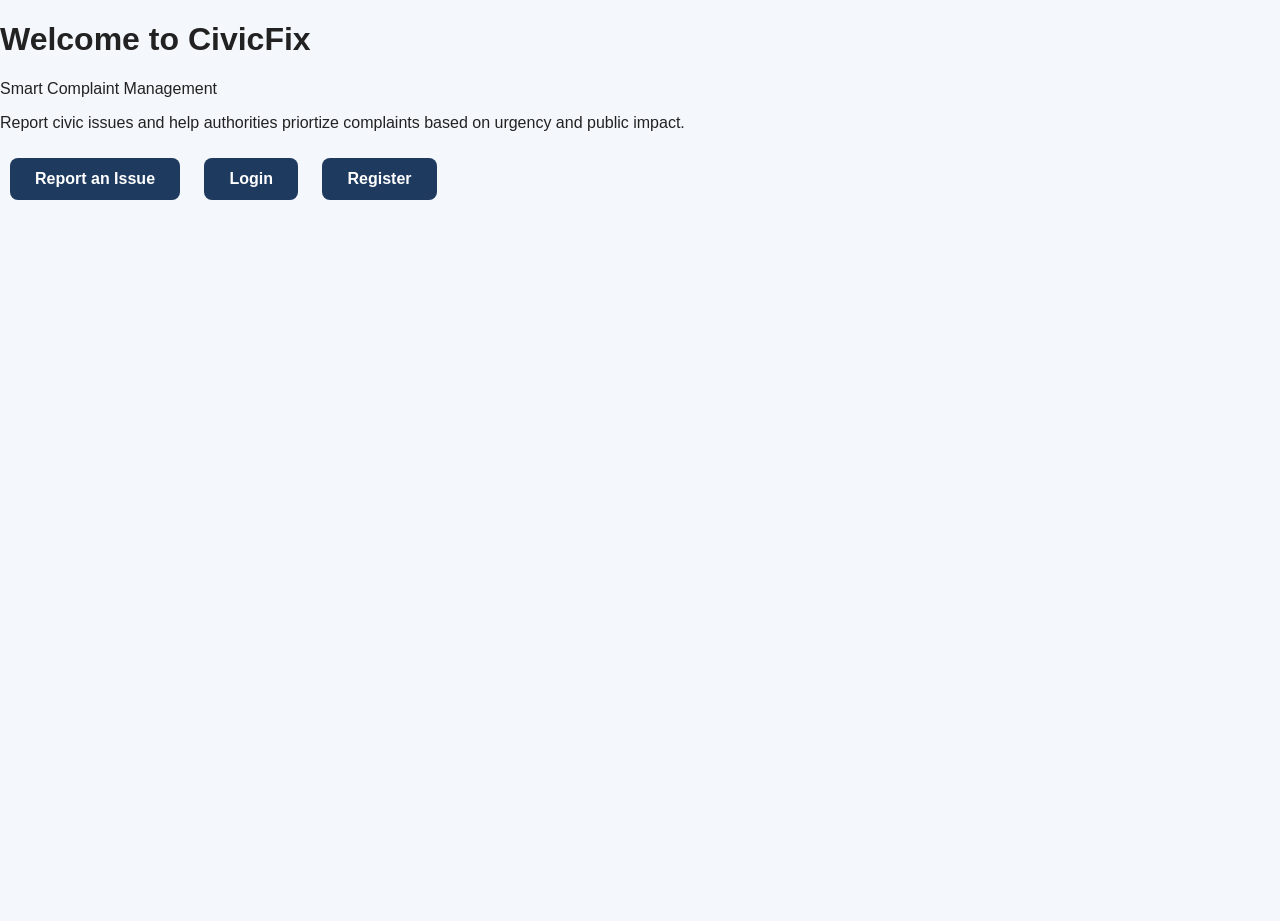
<file: src/main/resources/static/index.html>
<!DOCTYPE html>
<html lang="en">
 <head>
    <meta charset="UTF-8">
    <meta name="viewport"
content="width=device-width,initial-scale=1.0">
       <title>CivicFix,</title>
       <link rel="stylesheet" href="css/style.css">
 </head>
 
 <body>
    <h1>Welcome to CivicFix</h1>

    <p>Smart Complaint Management</p>
    <p>
        Report civic issues and help authorities priortize complaints based on urgency and public impact.

    </p>
    <a href="report.html">
        <button>Report an Issue</button>
        </a>
    <a href="login.html">
        <button>Login</button>
    </a>
    </a>
    <a href="register.html"><button>Register</button></a>
</main>
</body>
</html>
</file>
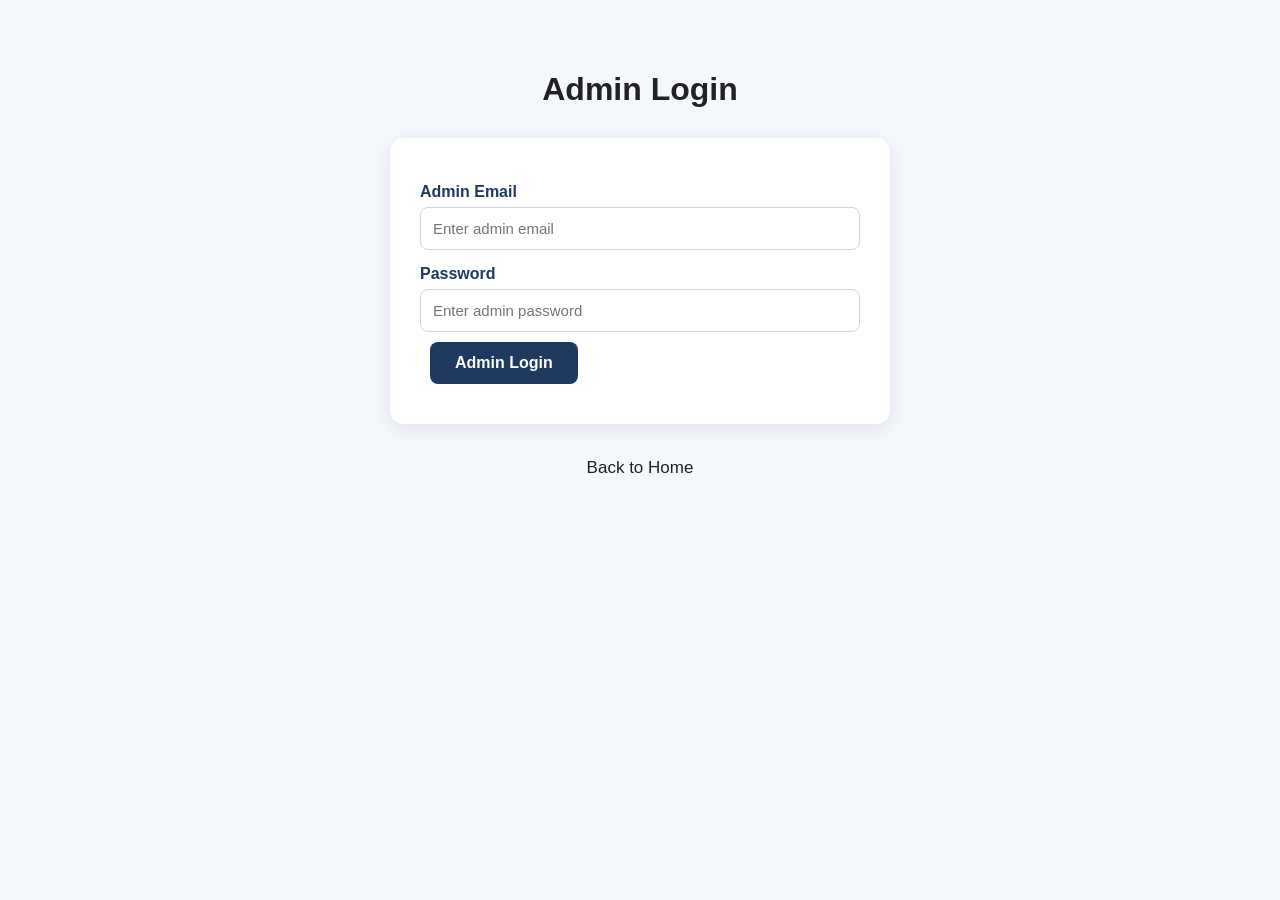
<file: src/main/resources/static/admin-login.html>
<!DOCTYPE html>
<html lang="en">
<head>
    <meta charset="UTF-8">
    <meta name="viewport" content="width=device-width, initial-scale=1.0">
    <title>CivicFix - Admin Login</title>
    <link rel="stylesheet" href="css/style.css">
</head>

<body>

<main>
    <h1>Admin Login</h1>

    <form action="/admin-login" method="post">

        <label for="email">Admin Email</label>
        <input
            type="email"
            id="email"
            name="email"
            placeholder="Enter admin email"
            required
        >

        <label for="password">Password</label>
        <input
            type="password"
            id="password"
            name="password"
            placeholder="Enter admin password"
            required
        >

        <button type="submit">Admin Login</button>

    </form>

    <p>
        <a href="index.html">Back to Home</a>
    </p>
</main>

</body>
</html>
</file>
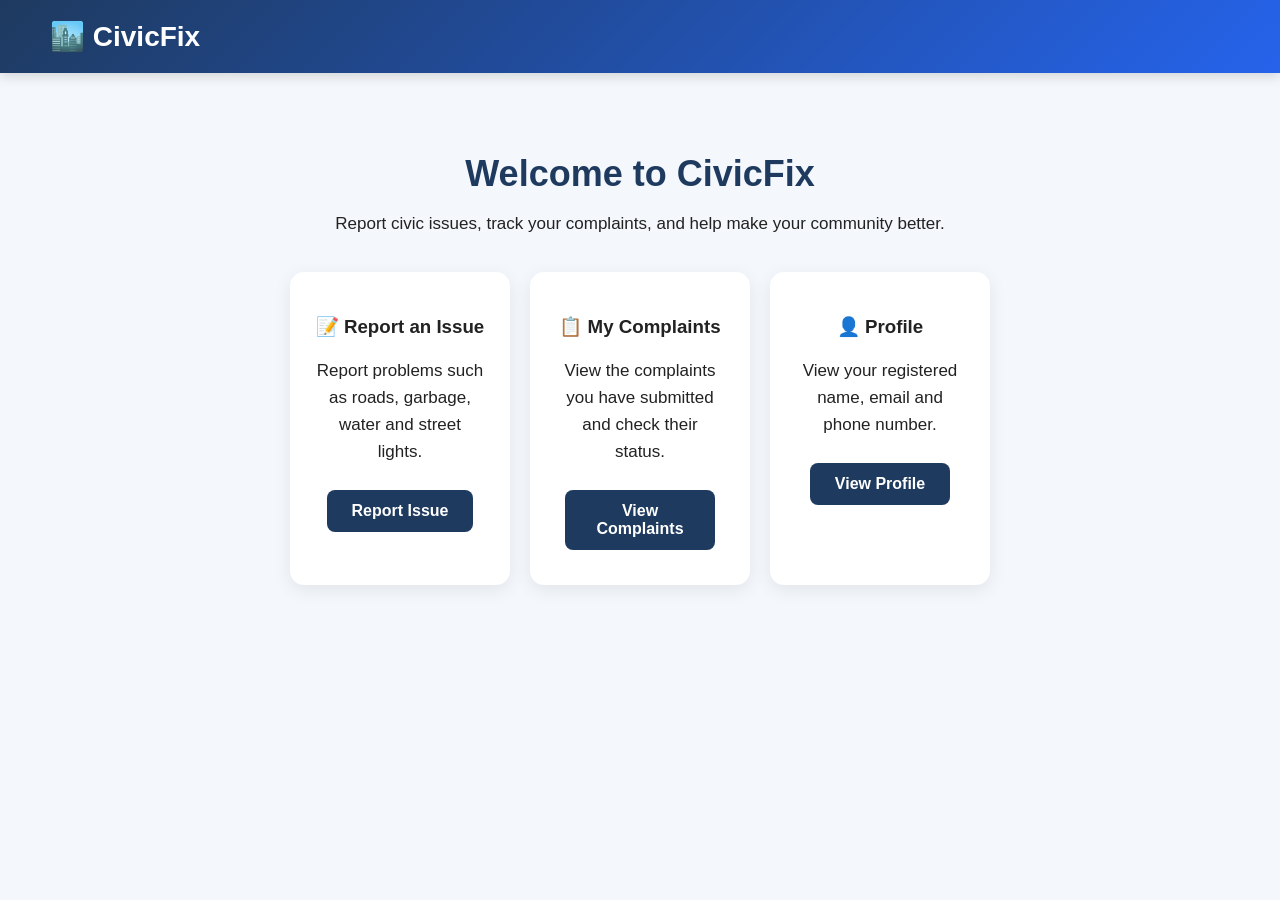
<file: src/main/resources/static/dashboard.html>
<!DOCTYPE html>
<html>
<head>
    <meta charset="UTF-8">
    <title>CivicFix - Dashboard</title>
    <link rel="stylesheet" href="css/style.css">
</head>

<body>

<header>
    <h1>🏙️ CivicFix</h1>
</header>

<main>

    <h2>Welcome to CivicFix</h2>

    <p>
        Report civic issues, track your complaints,
        and help make your community better.
    </p>

    <div class="dashboard-container">

        <div class="dashboard-card">
            <h3>📝 Report an Issue</h3>
            <p>Report problems such as roads, garbage, water and street lights.</p>

            <a href="report-issue.html">
                <button>Report Issue</button>
            </a>
        </div>

        <div class="dashboard-card">
            <h3>📋 My Complaints</h3>
            <p>View the complaints you have submitted and check their status.</p>

            <a href="my-complaints.html">
                <button>View Complaints</button>
            </a>
        </div>

        <div class="dashboard-card">
            <h3>👤 Profile</h3>
            <p>View your registered name, email and phone number.</p>

            <a href="profile.html">
                <button>View Profile</button>
            </a>
        </div>

    </div>

</main>

</body>
</html>
</file>
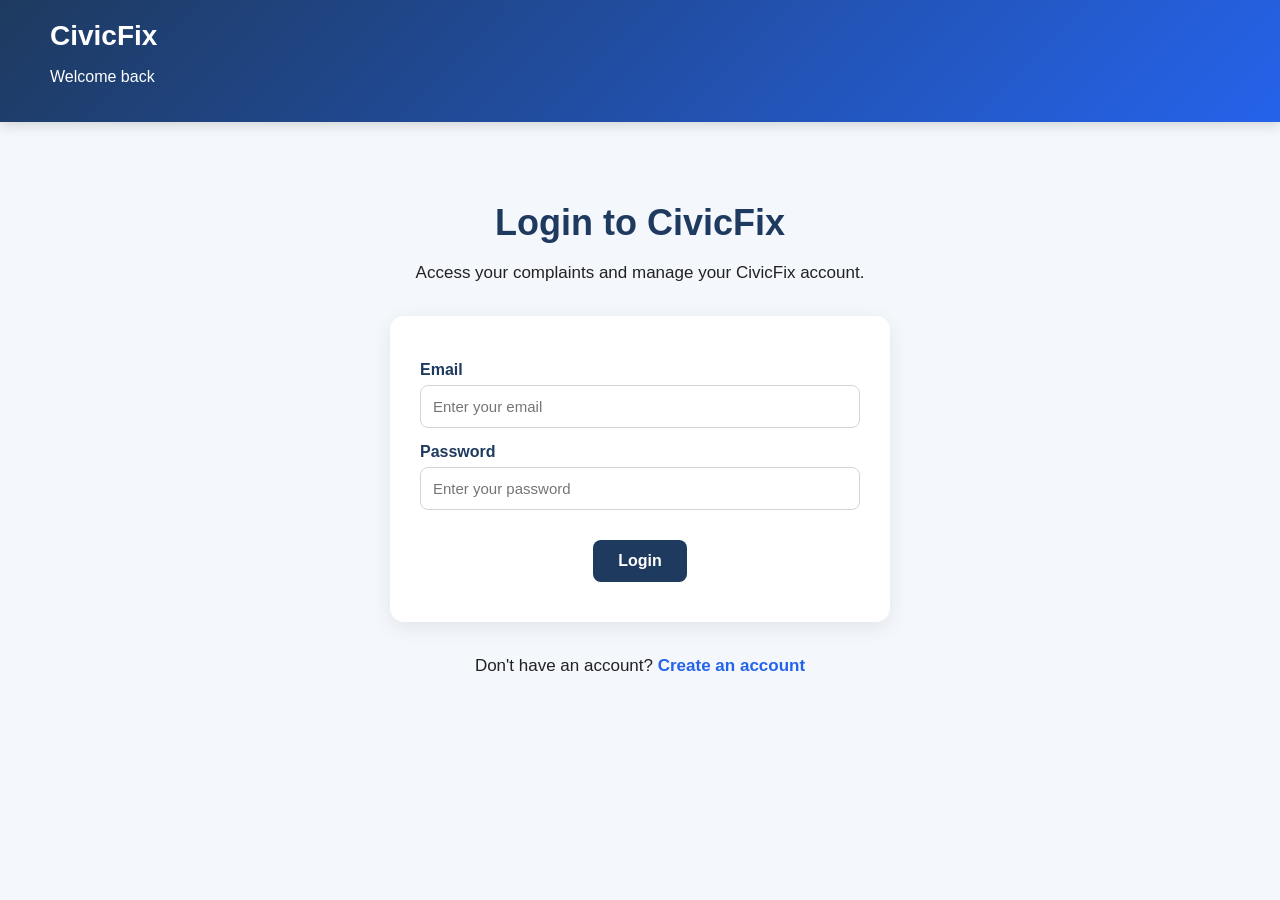
<file: src/main/resources/static/login.html>
<!DOCTYPE html>
<html lang="en">

<head>
    <meta charset="UTF-8">
    <meta name="viewport" content="width=device-width, initial-scale=1.0">

    <title>CivicFix - Login</title>

    <link rel="stylesheet" href="css/style.css">
</head>

<body>

<header>
    <h1>CivicFix</h1>
    <p>Welcome back</p>
</header>

<main>

    <h2>Login to CivicFix</h2>

    <p>
        Access your complaints and manage your CivicFix account.
    </p>

    <form action="/login" method="post">

        <label for="email">Email</label>

        <input
            type="email"
            id="email"
            name="email"
            placeholder="Enter your email"
            required
        >

        <label for="password">Password</label>

        <input
            type="password"
            id="password"
            name="password"
            placeholder="Enter your password"
            required
        >

        <p id="loginError" class="error" style="display: none;">
            Invalid email or password. Please try again.
        </p>

        <div style="text-align: center; margin-top: 20px;">

            <button type="submit">
                Login
            </button>

        </div>

    </form>

    <p>
        Don't have an account?
        <a href="register.html"
           style="color: #2563eb; font-weight: bold;">
            Create an account
        </a>
    </p>

</main>

<script>

    const params = new URLSearchParams(window.location.search);

    if (params.get("error") === "true") {
        document.getElementById("loginError").style.display = "block";
    }

</script>

</body>
</html>
</file>
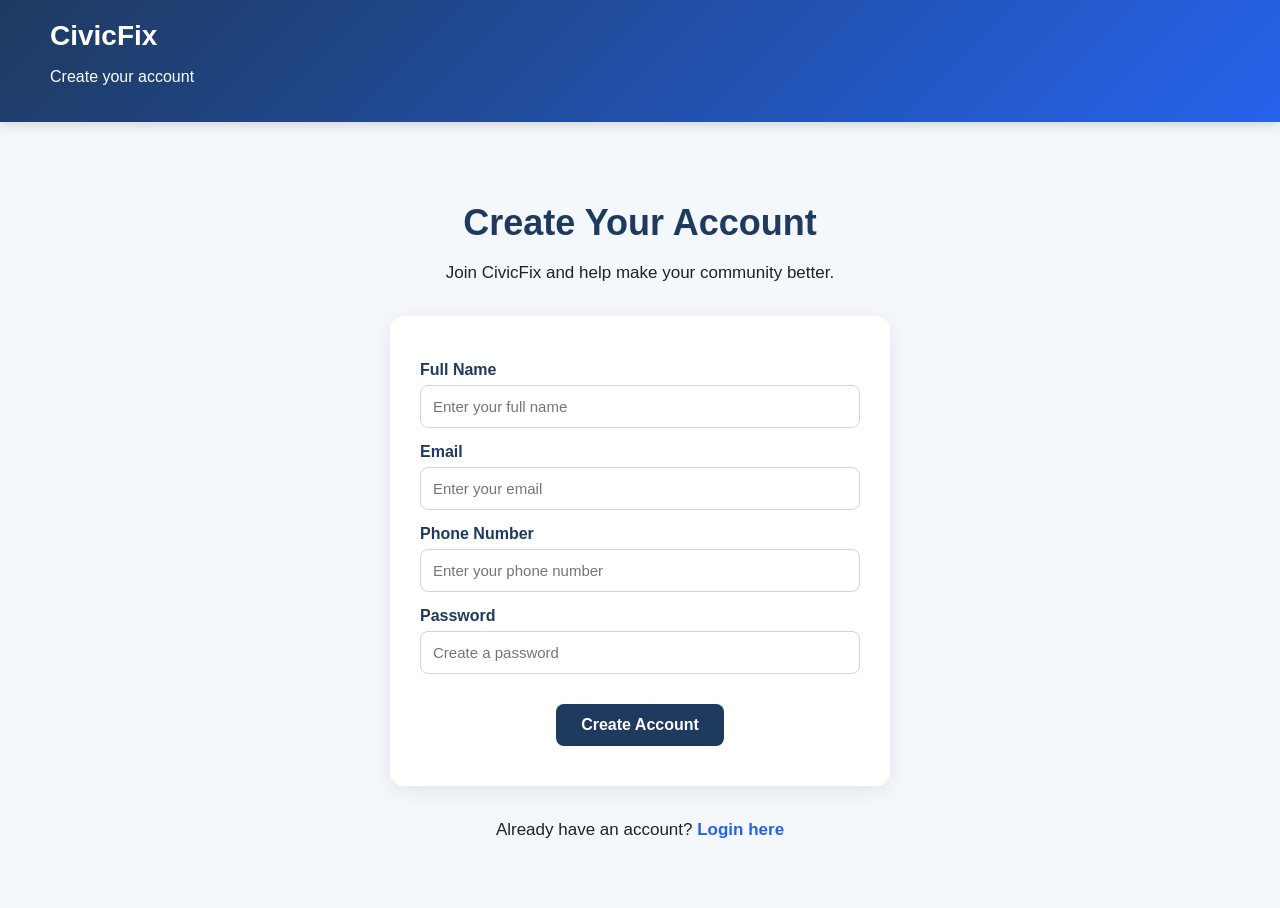
<file: src/main/resources/static/register.html>
<!DOCTYPE html>
<html lang="en">

<head>
    <meta charset="UTF-8">
    <meta name="viewport" content="width=device-width, initial-scale=1.0">

    <title>CivicFix - Register</title>

    <link rel="stylesheet" href="css/style.css">
</head>

<body>

<header>
    <h1>CivicFix</h1>
    <p>Create your account</p>
</header>

<main>

    <h2>Create Your Account</h2>

    <p>
        Join CivicFix and help make your community better.
    </p>

    <form action="/register" method="post">

        <label for="name">Full Name</label>

        <input
            type="text"
            id="name"
            name="name"
            placeholder="Enter your full name"
            required
        >


        <label for="email">Email</label>

        <input
            type="email"
            id="email"
            name="email"
            placeholder="Enter your email"
            required
        >


        <label for="phone">Phone Number</label>

        <input
            type="tel"
            id="phone"
            name="phone"
            placeholder="Enter your phone number"
            required
        >


        <label for="password">Password</label>

        <input
            type="password"
            id="password"
            name="password"
            placeholder="Create a password"
            required
        >


        <div style="text-align: center; margin-top: 20px;">

            <button type="submit">
                Create Account
            </button>

        </div>

    </form>

    <p>
        Already have an account?
        <a href="login.html" style="color: #2563eb; font-weight: bold;">
            Login here
        </a>
    </p>

</main>

</body>
</html>
</file>
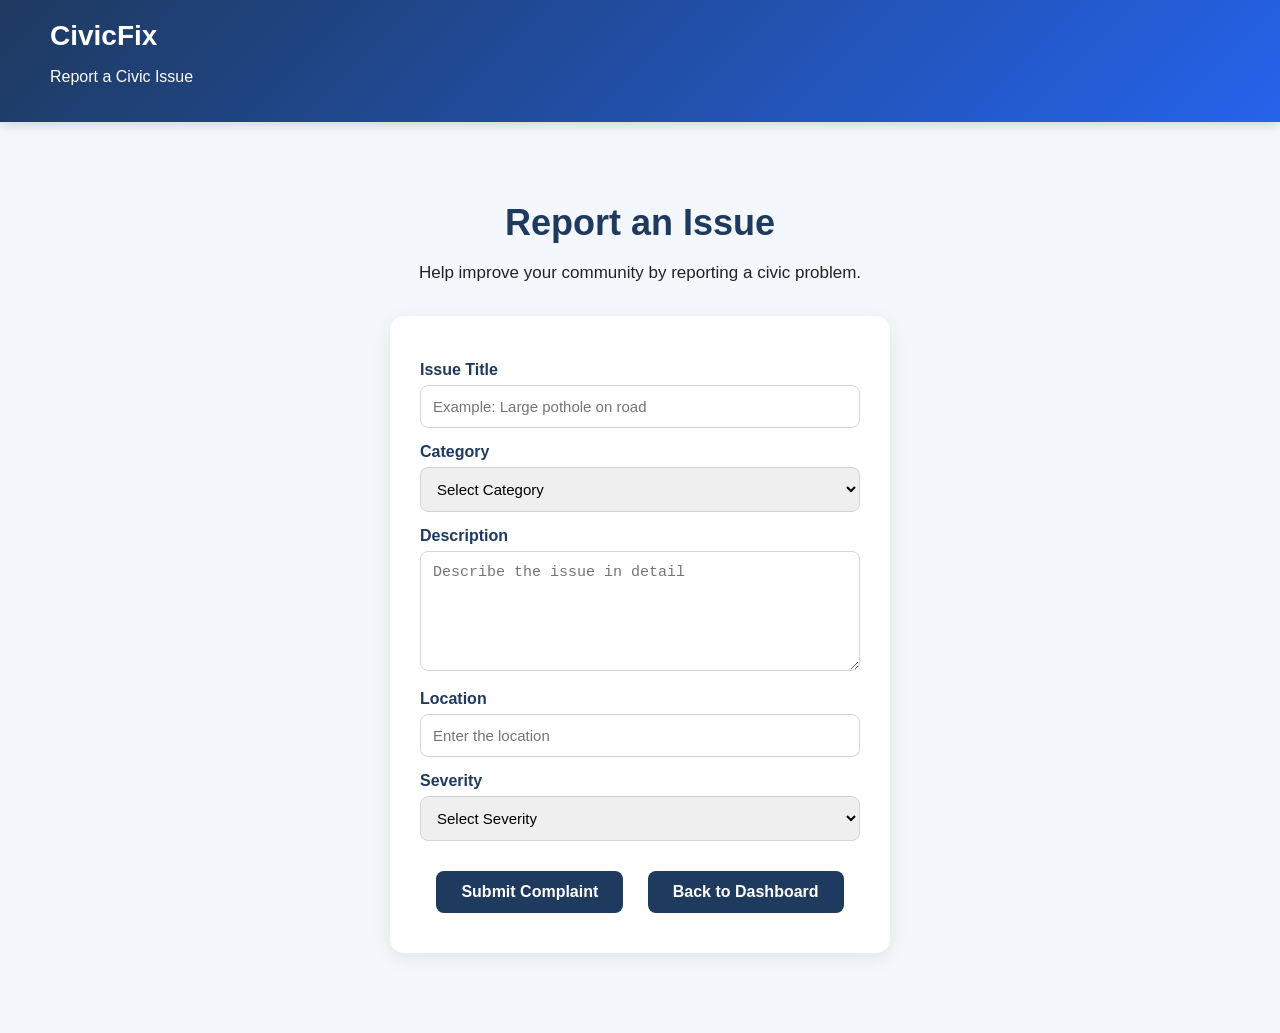
<file: src/main/resources/static/report-issue.html>
<!DOCTYPE html>
<html lang="en">

<head>
    <meta charset="UTF-8">
    <meta name="viewport" content="width=device-width, initial-scale=1.0">

    <title>CivicFix - Report an Issue</title>

    <link rel="stylesheet" href="css/style.css">
</head>

<body>

<header>
    <h1>CivicFix</h1>
    <p>Report a Civic Issue</p>
</header>

<main>

    <h2>Report an Issue</h2>

    <p>
        Help improve your community by reporting a civic problem.
    </p>

    <form action="/submit-complaint" method="post">

        <label for="title">Issue Title</label>

        <input
            type="text"
            id="title"
            name="title"
            placeholder="Example: Large pothole on road"
            required
        >


        <label for="category">Category</label>

        <select id="category" name="category" required>

            <option value="">Select Category</option>
            <option value="Road">Road</option>
            <option value="Garbage">Garbage</option>
            <option value="Street Light">Street Light</option>
            <option value="Water">Water</option>
            <option value="Drainage">Drainage</option>
            <option value="Other">Other</option>

        </select>


        <label for="description">Description</label>

        <textarea
            id="description"
            name="description"
            placeholder="Describe the issue in detail"
            required
        ></textarea>


        <label for="location">Location</label>

        <input
            type="text"
            id="location"
            name="location"
            placeholder="Enter the location"
            required
        >


        <label for="severity">Severity</label>

        <select id="severity" name="severity" required>

            <option value="">Select Severity</option>
            <option value="Low">Low</option>
            <option value="Medium">Medium</option>
            <option value="High">High</option>
            <option value="Critical">Critical</option>

        </select>


        <div style="text-align: center; margin-top: 20px;">

            <button type="submit">
                Submit Complaint
            </button>

            <a href="dashboard.html">
                <button type="button">
                    Back to Dashboard
                </button>
            </a>

        </div>

    </form>

</main>

</body>
</html>
</file>
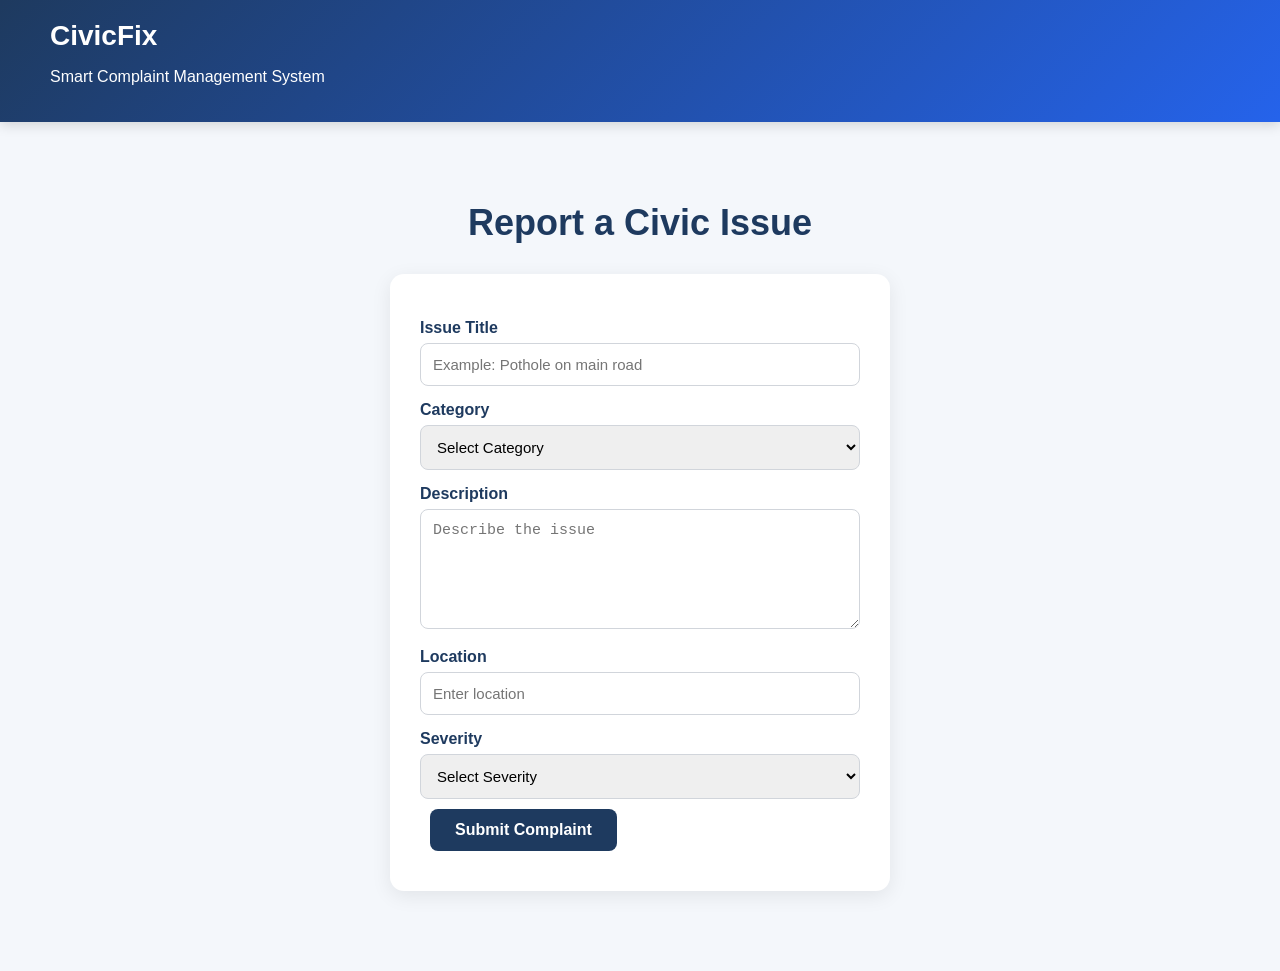
<file: src/main/resources/static/report.html>
<!DOCTYPE html>
<html lang="en">
<head>
    <meta charset="UTF-8">
    <meta name="viewport" content="width=device-width, initial-scale=1.0">
    <title>CivicFix - Report an Issue</title>
    <link rel="stylesheet" href="css/style.css">
</head>

<body>

    <header>
        <h1>CivicFix</h1>
        <p>Smart Complaint Management System</p>
    </header>

    <main>
        <h2>Report a Civic Issue</h2>

        <form action="/submit-complaint" method="post">

    <label for="title">Issue Title</label>
    <input type="text" id="title" name="title"
           placeholder="Example: Pothole on main road">

    <label for="category">Category</label>
    <select id="category" name="category">
        <option value="">Select Category</option>
        <option>Road Damage</option>
        <option>Garbage</option>
        <option>Water Supply</option>
        <option>Street Light</option>
        <option>Drainage</option>
        <option>Other</option>
    </select>

    <label for="description">Description</label>
    <textarea id="description" name="description"
              placeholder="Describe the issue"></textarea>

    <label for="location">Location</label>
    <input type="text" id="location" name="location"
           placeholder="Enter location">

    <label for="severity">Severity</label>
    <select id="severity" name="severity">
        <option value="">Select Severity</option>
        <option>Low</option>
        <option>Medium</option>
        <option>High</option>
        <option>Critical</option>
    </select>

    <button type="submit">Submit Complaint</button>

</form>

    </main>

</body>
</html>
</file>
<file: src/main/resources/static/css/style.css>
/* ==============================
   CIVICFIX - FINAL UI STYLES
   ============================== */

* {
    box-sizing: border-box;
}

body {
    font-family: Arial, sans-serif;
    margin: 0;
    background: #f4f7fb;
    color: #222;
    min-height: 100vh;
}

/* ---------- HEADER ---------- */

header {
    background: linear-gradient(135deg, #1e3a5f, #2563eb);
    color: white;
    padding: 20px 50px;
    box-shadow: 0 3px 12px rgba(0, 0, 0, 0.15);
}

header h1 {
    margin: 0;
    font-size: 28px;
}

/* ---------- MAIN CONTENT ---------- */

main {
    text-align: center;
    padding: 50px 20px;
    max-width: 1000px;
    margin: auto;
}

main h2 {
    font-size: 36px;
    color: #1e3a5f;
    margin-bottom: 15px;
}

main p {
    font-size: 17px;
    line-height: 1.6;
    max-width: 750px;
    margin: 15px auto;
}

/* ---------- BUTTONS ---------- */

button {
    padding: 12px 25px;
    margin: 10px;
    border: none;
    border-radius: 8px;
    cursor: pointer;
    font-size: 16px;
    font-weight: 600;
    background: #1e3a5f;
    color: white;
    transition: 0.3s ease;
}

button:hover {
    background: #2563eb;
    transform: translateY(-2px);
    box-shadow: 0 5px 12px rgba(0, 0, 0, 0.15);
}

button:active {
    transform: translateY(0);
}

/* ---------- LINKS ---------- */

a {
    text-decoration: none;
    color: inherit;
}

/* ---------- FORMS ---------- */

form {
    background: white;
    max-width: 500px;
    margin: 30px auto;
    padding: 30px;
    border-radius: 14px;
    box-shadow: 0 5px 20px rgba(0, 0, 0, 0.08);
    text-align: left;
}

label {
    display: block;
    margin-top: 15px;
    margin-bottom: 6px;
    font-weight: 600;
    color: #1e3a5f;
}

input,
select,
textarea {
    width: 100%;
    padding: 12px;
    border: 1px solid #d1d5db;
    border-radius: 8px;
    font-size: 15px;
    outline: none;
    transition: 0.2s ease;
}

input:focus,
select:focus,
textarea:focus {
    border-color: #2563eb;
    box-shadow: 0 0 0 3px rgba(37, 99, 235, 0.12);
}

textarea {
    min-height: 120px;
    resize: vertical;
}

/* ---------- CARDS ---------- */

.card {
    background: white;
    border-radius: 14px;
    padding: 25px;
    margin: 20px auto;
    max-width: 700px;
    box-shadow: 0 5px 18px rgba(0, 0, 0, 0.08);
    text-align: left;
}

.card:hover {
    transform: translateY(-2px);
    transition: 0.25s ease;
}

/* ---------- DASHBOARD ---------- */

.dashboard-container {
    display: flex;
    justify-content: center;
    flex-wrap: wrap;
    gap: 20px;
    margin-top: 35px;
}

.dashboard-card {
    background: white;
    width: 220px;
    padding: 25px;
    border-radius: 14px;
    box-shadow: 0 5px 18px rgba(0, 0, 0, 0.08);
    transition: 0.3s ease;
}

.dashboard-card:hover {
    transform: translateY(-5px);
    box-shadow: 0 10px 25px rgba(0, 0, 0, 0.12);
}

/* ---------- TABLE ---------- */

table {
    width: 95%;
    margin: 30px auto;
    border-collapse: collapse;
    background: white;
    border-radius: 12px;
    overflow: hidden;
    box-shadow: 0 5px 18px rgba(0, 0, 0, 0.08);
}

th {
    background: #1e3a5f;
    color: white;
    padding: 14px;
}

td {
    padding: 13px;
    border-bottom: 1px solid #e5e7eb;
}

tr:hover {
    background: #f1f5ff;
}

/* ---------- STATUS / PRIORITY ---------- */

.status,
.priority {
    padding: 6px 12px;
    border-radius: 20px;
    font-size: 13px;
    font-weight: bold;
    display: inline-block;
}

/* ---------- ERROR MESSAGE ---------- */

.error {
    color: #dc2626;
    font-weight: 600;
    margin-top: 10px;
}

/* ---------- RESPONSIVE DESIGN ---------- */

@media (max-width: 600px) {

    header {
        padding: 18px 20px;
    }

    header h1 {
        font-size: 24px;
    }

    main {
        padding: 35px 15px;
    }

    main h2 {
        font-size: 28px;
    }

    form {
        width: 95%;
        padding: 22px;
    }

    button {
        width: auto;
        margin: 7px 3px;
    }

    table {
        width: 100%;
        font-size: 13px;
    }

    th,
    td {
        padding: 8px;
    }
}
</file>
